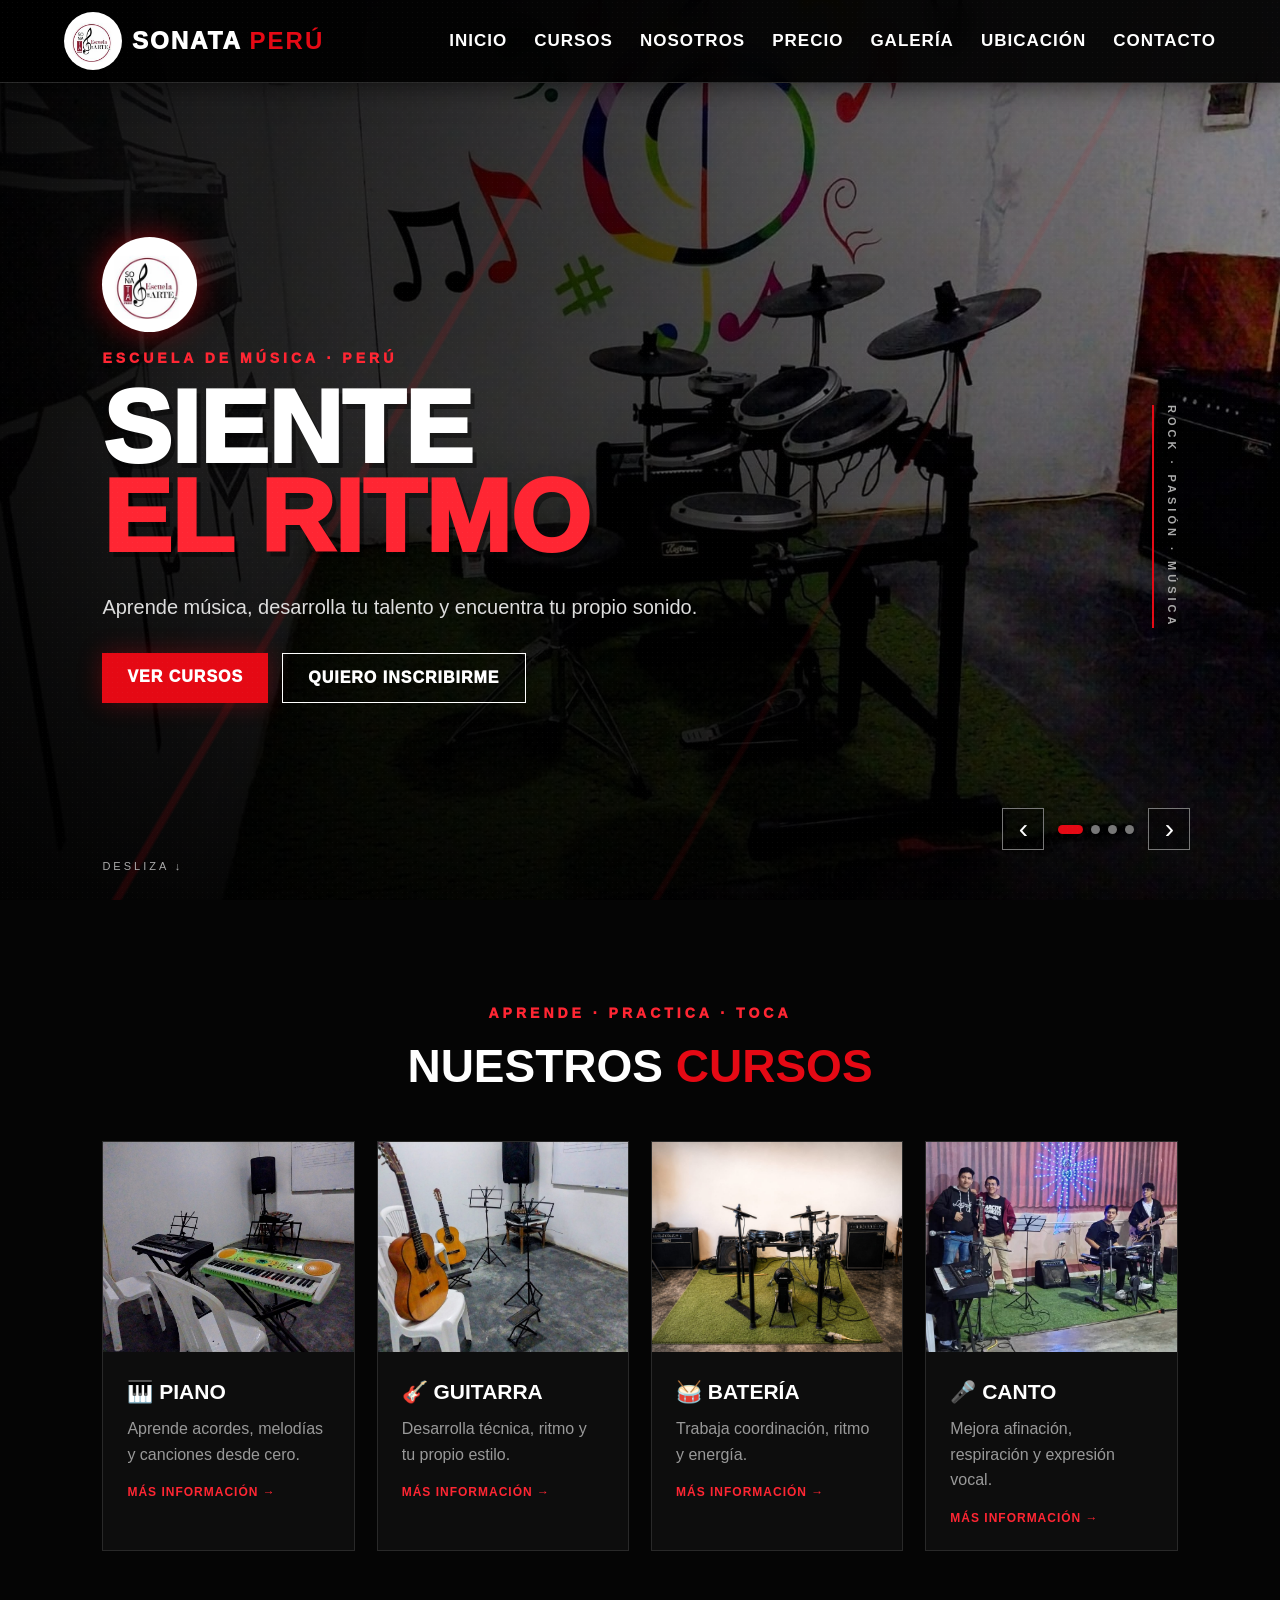
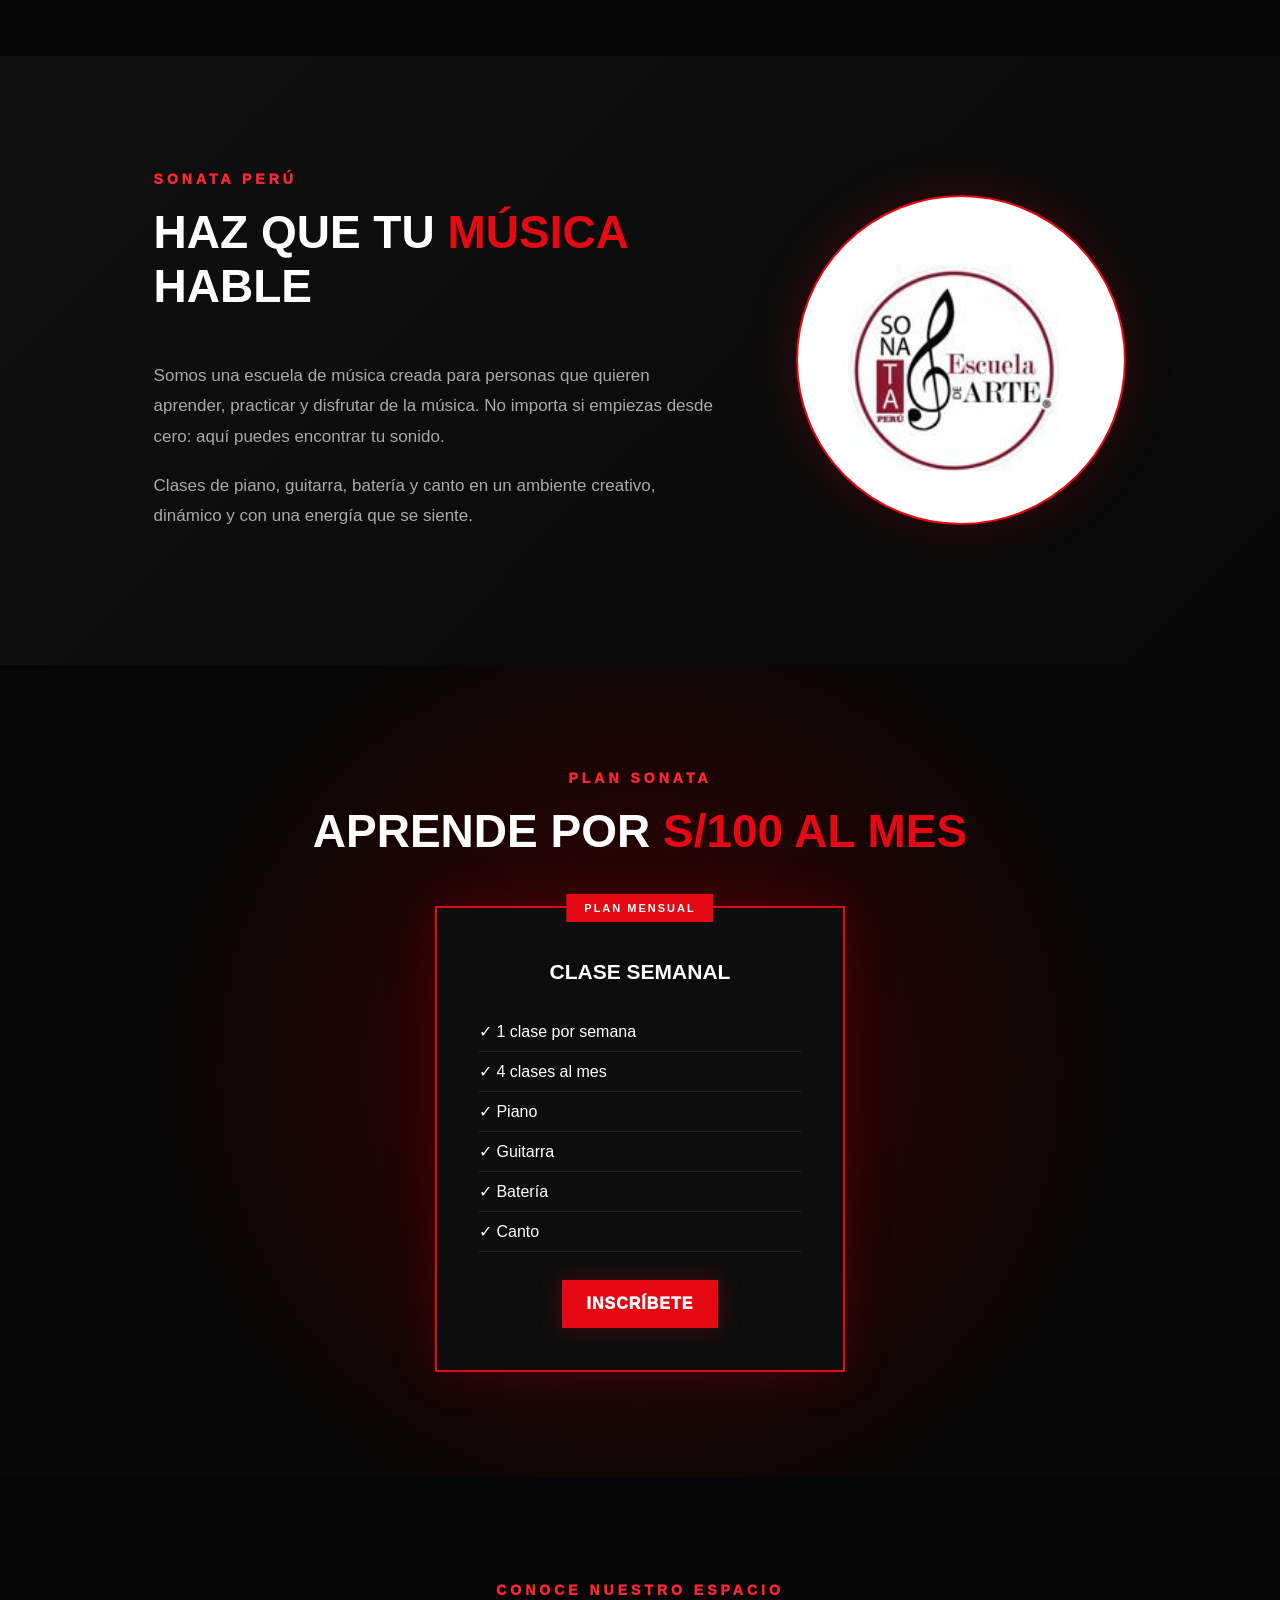
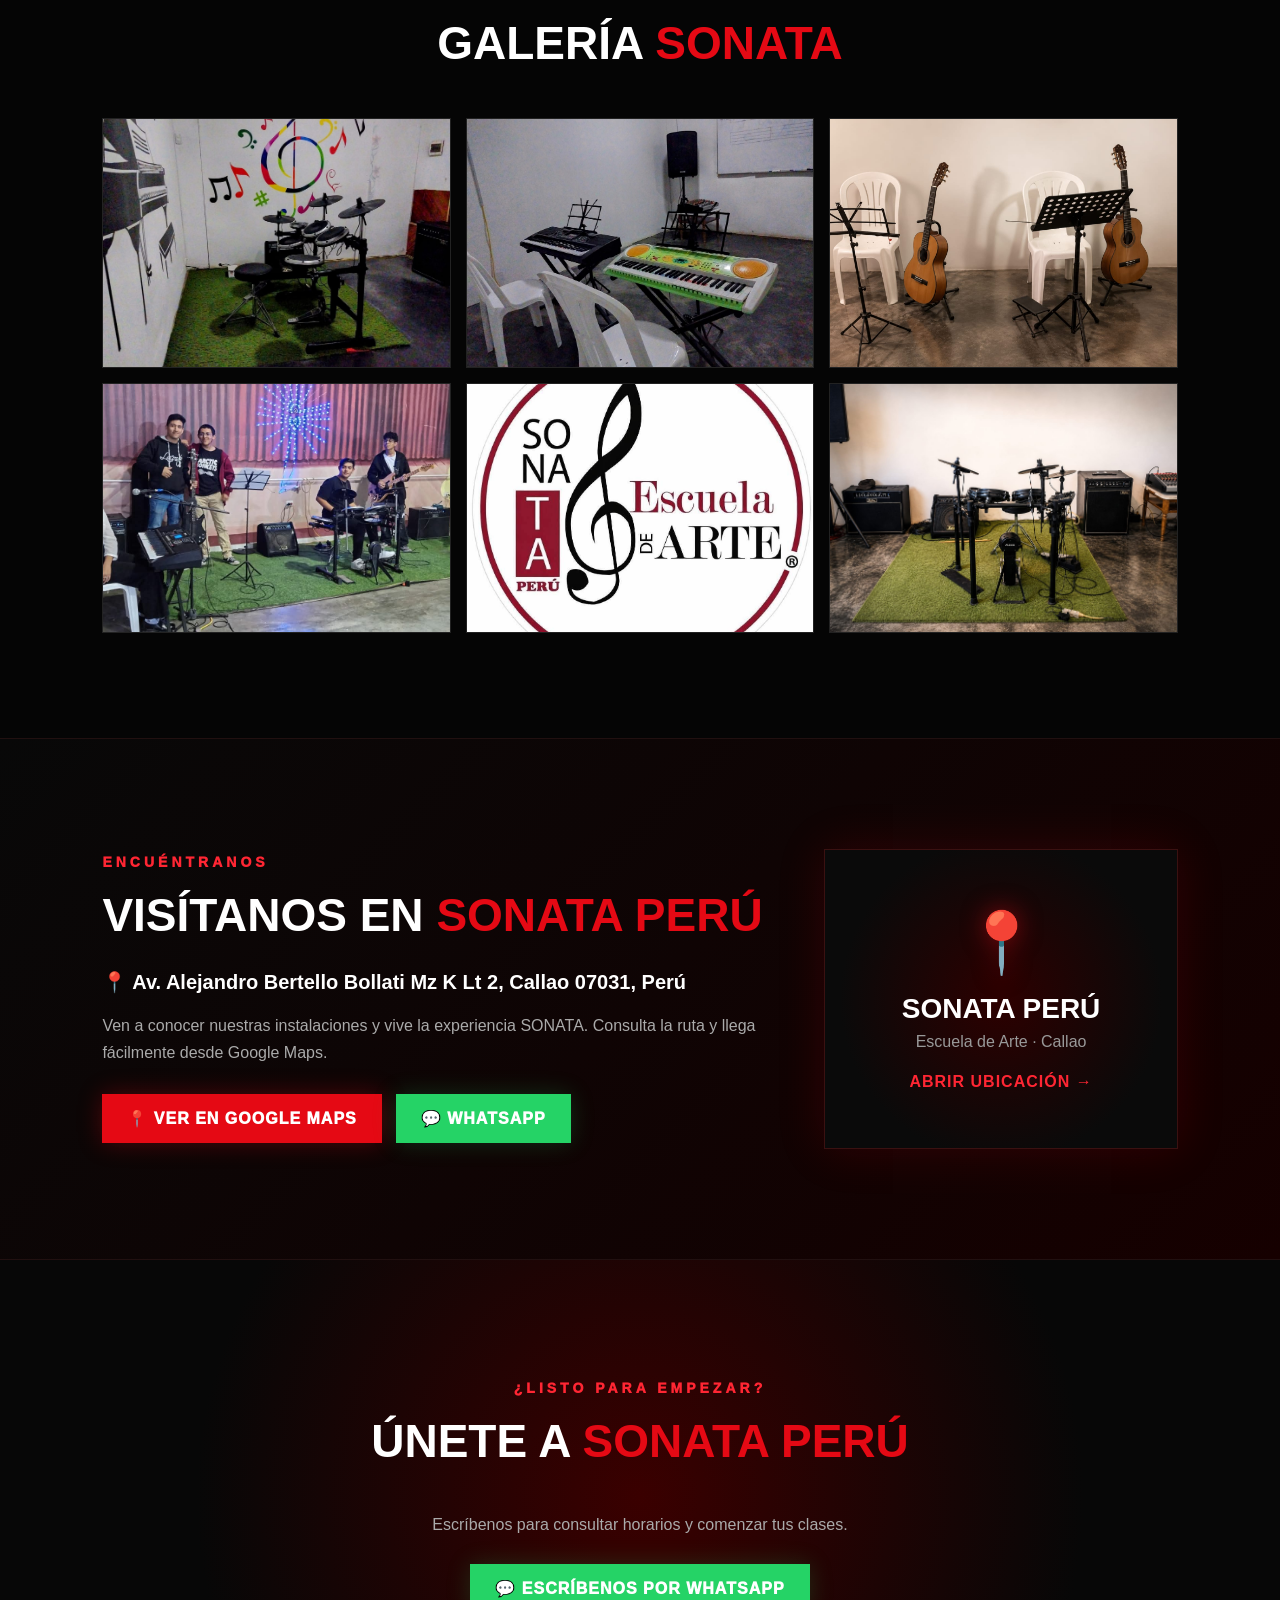
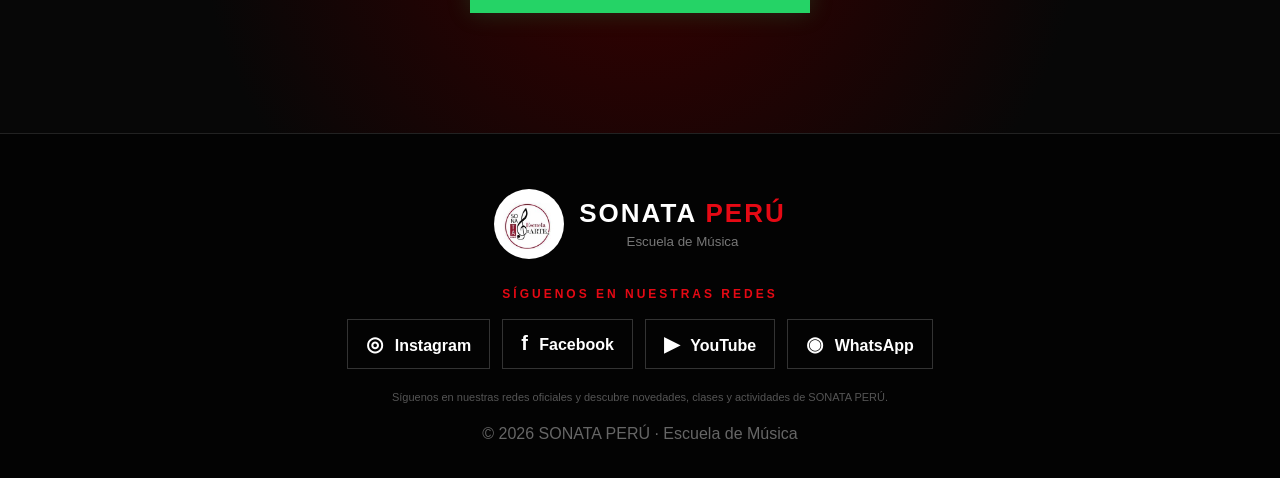
<file: index.html>
<!DOCTYPE html>
<html lang="es">
<head>
<meta charset="UTF-8">
<meta name="viewport" content="width=device-width, initial-scale=1.0">
<title>SONATA PERÚ | Escuela de Música</title>
<link rel="stylesheet" href="estilos.css">
  <link rel="icon" type="image/png" href="/img/logo-sonata.png">
</head>
<body>
<header>
  <a class="brand" href="#inicio">
    <img src="img/logo-sonata.png" alt="Logo SONATA Perú">
    <span>SONATA <b>PERÚ</b></span>
  </a>
  <nav>
    <a href="#inicio">INICIO</a><a href="#cursos">CURSOS</a><a href="#nosotros">NOSOTROS</a><a href="#precio">PRECIO</a><a href="#galeria">GALERÍA</a><a href="#ubicacion">UBICACIÓN</a><a href="#contacto">CONTACTO</a>
  </nav>
</header>

<main>
<section id="inicio" class="hero">
  <div class="rock-lines"></div>
  <div class="slider">
    <div class="slide active" style="background-image:url('img/bateria-sala.jpeg')"></div>
    <div class="slide" style="background-image:url('img/piano-sala.jpeg')"></div>
    <div class="slide" style="background-image:url('img/guitarras.jpeg')"></div>
    <div class="slide" style="background-image:url('img/banda.jpeg')"></div>
  </div>
  <div class="hero-overlay"></div>
  <div class="hero-content">
    <div class="mini-logo"><img src="img/logo-sonata.png" alt="SONATA Perú"></div>
    <p class="eyebrow">ESCUELA DE MÚSICA · PERÚ</p>
    <h1 id="heroTitle">SIENTE<br><span>EL RITMO</span></h1>
    <p id="heroText">Aprende música, desarrolla tu talento y encuentra tu propio sonido.</p>
    <div class="buttons"><a href="#cursos" class="btn primary">VER CURSOS</a><a href="#contacto" class="btn outline">QUIERO INSCRIBIRME</a></div>
  </div>
  <div class="slider-controls"><button id="prev">‹</button><div class="dots"></div><button id="next">›</button></div>
  <div class="scroll">DESLIZA ↓</div>
  <div class="hero-badge">ROCK · PASIÓN · MÚSICA</div>
</section>

<section id="cursos" class="section">
  <p class="eyebrow">APRENDE · PRACTICA · TOCA</p><h2>NUESTROS <span>CURSOS</span></h2>
  <div class="cards">
    <article class="card"><img src="img/piano-sala.jpeg"><div><b>🎹 PIANO</b><p>Aprende acordes, melodías y canciones desde cero.</p><a href="#contacto">MÁS INFORMACIÓN →</a></div></article>
    <article class="card"><img src="img/guitarras.jpeg"><div><b>🎸 GUITARRA</b><p>Desarrolla técnica, ritmo y tu propio estilo.</p><a href="#contacto">MÁS INFORMACIÓN →</a></div></article>
    <article class="card"><img src="img/bateria-estudio.jpeg"><div><b>🥁 BATERÍA</b><p>Trabaja coordinación, ritmo y energía.</p><a href="#contacto">MÁS INFORMACIÓN →</a></div></article>
    <article class="card"><img src="img/banda.jpeg"><div><b>🎤 CANTO</b><p>Mejora afinación, respiración y expresión vocal.</p><a href="#contacto">MÁS INFORMACIÓN →</a></div></article>
  </div>
</section>

<section id="nosotros" class="about">
  <div><p class="eyebrow">SONATA PERÚ</p><h2>HAZ QUE TU <span>MÚSICA</span> HABLE</h2>
  <p>Somos una escuela de música creada para personas que quieren aprender, practicar y disfrutar de la música. No importa si empiezas desde cero: aquí puedes encontrar tu sonido.</p>
  <p>Clases de piano, guitarra, batería y canto en un ambiente creativo, dinámico y con una energía que se siente.</p></div>
  <div class="logo-frame"><img src="img/logo-sonata.png" alt="Logo oficial de SONATA Perú"></div>
</section>

<section id="precio" class="section price-section">
    <p class="eyebrow">PLAN SONATA</p>
    <h2>APRENDE POR <span>S/100 AL MES</span></h2>

    <div class="price">
        <div class="price-tag">PLAN MENSUAL</div>
        <h3>CLASE SEMANAL</h3>

        <ul>
            <li>✓ 1 clase por semana</li>
            <li>✓ 4 clases al mes</li>
            <li>✓ Piano</li>
            <li>✓ Guitarra</li>
            <li>✓ Batería</li>
            <li>✓ Canto</li>
        </ul>

        <a href="#contacto" class="btn primary">INSCRÍBETE</a>
    </div>
</section>
<section id="galeria" class="section"><p class="eyebrow">CONOCE NUESTRO ESPACIO</p><h2>GALERÍA <span>SONATA</span></h2>
<div class="gallery"><img src="img/bateria-sala.jpeg"><img src="img/piano-sala.jpeg"><img src="img/guitarras2.jpeg"><img src="img/banda.jpeg"><img src="img/guitarras3.jpeg"><img src="img/bateria-estudio.jpeg"></div>
</section>

<section id="ubicacion" class="location-section"><div><p class="eyebrow">ENCUÉNTRANOS</p><h2>VISÍTANOS EN <span>SONATA PERÚ</span></h2><p class="location-address">📍 Av. Alejandro Bertello Bollati Mz K Lt 2, Callao 07031, Perú</p><p class="location-text">Ven a conocer nuestras instalaciones y vive la experiencia SONATA. Consulta la ruta y llega fácilmente desde Google Maps.</p><div class="location-buttons"><a class="btn primary" href="https://maps.app.goo.gl/HPvCJ8mak3hGMn3d7" target="_blank" rel="noopener">📍 VER EN GOOGLE MAPS</a><a class="btn whatsapp" href="https://wa.me/51992581904?text=Hola%20SONATA%20PER%C3%9A%2C%20quiero%20informaci%C3%B3n%20sobre%20las%20clases.">💬 WHATSAPP</a></div></div><div class="map-card"><div class="map-icon">📍</div><strong>SONATA PERÚ</strong><span>Escuela de Arte · Callao</span><a href="https://maps.app.goo.gl/HPvCJ8mak3hGMn3d7" target="_blank" rel="noopener">ABRIR UBICACIÓN →</a></div></section>

<section id="contacto" class="contact"><p class="eyebrow">¿LISTO PARA EMPEZAR?</p><h2>ÚNETE A <span>SONATA PERÚ</span></h2><p>Escríbenos para consultar horarios y comenzar tus clases.</p><a class="btn whatsapp" href="https://wa.me/51992581904?text=Hola%20SONATA%20PER%C3%9A%2C%20quiero%20informaci%C3%B3n%20sobre%20las%20clases.">💬 ESCRÍBENOS POR WHATSAPP</a></section>
</main>

<footer>
  <div class="footer-brand"><img src="img/logo-sonata.png" alt="SONATA Perú"><div><strong>SONATA <span>PERÚ</span></strong><small>Escuela de Música</small></div></div>
  <div class="social-title">SÍGUENOS EN NUESTRAS REDES</div>
  <div class="socials">
    <a href="https://www.instagram.com/sonataperu/" target="_blank" rel="noopener" aria-label="Instagram"><span>◎</span> Instagram</a>
    <a href="https://www.facebook.com/share/g/1BpsoDe1qm/" target="_blank" rel="noopener" aria-label="Facebook"><span>f</span> Facebook</a>
    <a href="https://www.youtube.com/@sonataperu9492" target="_blank" rel="noopener" aria-label="YouTube"><span>▶</span> YouTube</a>
    <a href="https://wa.me/51992581904" aria-label="WhatsApp"><span>◉</span> WhatsApp</a>
  </div>
  <p class="social-note">Síguenos en nuestras redes oficiales y descubre novedades, clases y actividades de SONATA PERÚ.</p>
  <p>© 2026 SONATA PERÚ · Escuela de Música</p>
</footer>
<script src="script.js"></script>
</body>
</html>
</file>
<file: estilos.css>
#mes{
    font-size: 18pt;
    font-family: Arial, Helvetica, sans-serif
}

*{margin:0;padding:0;box-sizing:border-box;scroll-behavior:smooth}
:root{--red:#e50914;--red2:#ff2633;--black:#050505;--dark:#101010;--gray:#999}
body{font-family:Arial,Helvetica,sans-serif;background:var(--black);color:#fff;overflow-x:hidden}
body:before{content:"";position:fixed;inset:0;pointer-events:none;opacity:.035;background-image:radial-gradient(#fff .7px,transparent .7px);background-size:5px 5px;z-index:2000}
header{position:fixed;top:0;left:0;width:100%;padding:12px 5%;display:flex;justify-content:space-between;align-items:center;background:rgba(0,0,0,.92);backdrop-filter:blur(10px);z-index:1000;border-bottom:1px solid #292929;box-shadow:0 4px 25px rgba(0,0,0,.5)}
.brand{display:flex;align-items:center;gap:10px;color:#fff;text-decoration:none}.brand img{width:58px;height:58px;object-fit:contain;border-radius:50%;background:#fff;padding:2px}.brand>span{font-size:24px;font-weight:950;letter-spacing:2px}.brand b{color:var(--red)}
nav{display:flex;gap:27px;align-items:center}nav a{color:#fff;text-decoration:none;font-size:17px;font-weight:900;letter-spacing:1px;transition:.3s;position:relative}nav a:after{content:"";position:absolute;left:0;bottom:-7px;width:0;height:2px;background:var(--red);transition:.3s}nav a:hover{color:var(--red)}nav a:hover:after{width:100%}
.hero{height:100vh;min-height:680px;position:relative;overflow:hidden;display:flex;align-items:center;padding:100px 8% 60px}.slider,.slide,.hero-overlay{position:absolute;inset:0}.slide{background-size:cover;background-position:center;opacity:0;transform:scale(1.06);transition:opacity 1s ease,transform 5s ease}.slide.active{opacity:1;transform:scale(1)}
.hero-overlay{background:linear-gradient(90deg,rgba(0,0,0,.93) 0%,rgba(0,0,0,.67) 48%,rgba(0,0,0,.25) 100%),linear-gradient(0deg,rgba(0,0,0,.8),transparent 50%)}
.rock-lines{position:absolute;inset:0;z-index:2;pointer-events:none;background:linear-gradient(120deg,transparent 0 35%,rgba(229,9,20,.12) 35.2% 35.5%,transparent 35.7% 65%,rgba(229,9,20,.08) 65.2% 65.4%,transparent 65.6%)}
.hero-content{position:relative;z-index:3;max-width:760px}.mini-logo{width:95px;height:95px;border-radius:50%;background:#fff;padding:4px;margin-bottom:18px;box-shadow:0 0 30px rgba(229,9,20,.55)}.mini-logo img{width:100%;height:100%;object-fit:contain;border-radius:50%}.eyebrow{color:var(--red2);font-weight:950;letter-spacing:4px;font-size:14px;margin-bottom:18px}.hero h1{font-size:clamp(58px,8vw,110px);line-height:.86;font-weight:950;text-shadow:4px 5px 0 rgba(0,0,0,.4)}.hero h1 span{color:var(--red2)}.hero-content>p:not(.eyebrow){font-size:20px;line-height:1.6;color:#ddd;max-width:620px;margin:30px 0}.buttons{display:flex;gap:14px;flex-wrap:wrap}.btn{display:inline-block;padding:15px 25px;text-decoration:none;font-weight:950;letter-spacing:1px;transition:.3s}.primary{background:var(--red);color:#fff;box-shadow:0 0 25px rgba(229,9,20,.3)}.primary:hover{background:#fff;color:var(--red);transform:translateY(-3px);box-shadow:0 0 30px rgba(255,255,255,.25)}.outline{border:1px solid #fff;color:#fff}.outline:hover{background:#fff;color:#000}
.hero-badge{position:absolute;z-index:4;right:8%;top:45%;writing-mode:vertical-rl;letter-spacing:4px;font-weight:900;color:#aaa;font-size:11px;border-left:2px solid var(--red);padding-left:12px}.slider-controls{position:absolute;z-index:5;right:7%;bottom:50px;display:flex;align-items:center;gap:14px}.slider-controls button{background:rgba(0,0,0,.35);color:#fff;border:1px solid #777;width:42px;height:42px;font-size:28px;cursor:pointer}.dots{display:flex;gap:8px}.dot{width:9px;height:9px;border-radius:50%;background:#777;cursor:pointer}.dot.active{background:var(--red);width:25px;border-radius:5px}.scroll{position:absolute;z-index:4;bottom:28px;left:8%;font-size:11px;letter-spacing:3px;color:#aaa}
.section{padding:105px 8%;text-align:center}.section h2,.about h2,.contact h2{font-size:46px;margin-bottom:48px}.section h2 span,.about h2 span,.contact h2 span{color:var(--red)}
.cards{display:grid;grid-template-columns:repeat(4,1fr);gap:22px}.card{background:#0d0d0d;border:1px solid #292929;text-align:left;transition:.3s;overflow:hidden;position:relative}.card:before{content:"";position:absolute;top:0;left:0;width:100%;height:3px;background:var(--red);transform:scaleX(0);transform-origin:left;transition:.3s}.card:hover:before{transform:scaleX(1)}.card:hover{transform:translateY(-8px);border-color:var(--red);box-shadow:0 15px 40px rgba(229,9,20,.2)}.card img{width:100%;height:210px;object-fit:cover}.card div{padding:24px}.card b{font-size:21px}.card p{color:#999;line-height:1.6;margin-top:12px}.card a{display:inline-block;margin-top:18px;color:var(--red2);font-size:12px;font-weight:900;text-decoration:none;letter-spacing:1px}
.about{padding:115px 12%;display:grid;grid-template-columns:1.5fr .8fr;gap:80px;align-items:center;background:linear-gradient(135deg,#101010,#080808)}.about p:not(.eyebrow){color:#aaa;line-height:1.8;font-size:17px;margin-bottom:18px}.logo-frame{width:330px;height:330px;margin:auto;border:2px solid var(--red);border-radius:50%;padding:20px;background:#fff;box-shadow:0 0 50px rgba(229,9,20,.2)}.logo-frame img{width:100%;height:100%;object-fit:contain;border-radius:50%}
.price-section{background:radial-gradient(circle at center,#3b0000,#070707 65%)}.price{max-width:410px;margin:auto;background:#0d0d0d;border:2px solid var(--red);padding:42px;box-shadow:0 0 45px rgba(229,9,20,.2);position:relative}.price-tag{position:absolute;top:0;left:50%;transform:translate(-50%,-50%);background:var(--red);padding:8px 18px;font-size:11px;font-weight:900;letter-spacing:2px}.price h3{font-size:21px;margin-top:10px}.price strong{display:block;font-size:68px;color:var(--red);margin:15px 0 0}.price small{color:#999}.price ul{list-style:none;text-align:left;margin:28px 0}.price li{padding:10px 0;border-bottom:1px solid #252525}
.gallery{display:grid;grid-template-columns:repeat(3,1fr);gap:15px}.gallery img{width:100%;height:250px;object-fit:cover;transition:.3s;border:1px solid #222}.gallery img:hover{transform:scale(1.02);filter:brightness(1.15);border-color:var(--red)}
.location-section{padding:110px 8%;display:grid;grid-template-columns:1.5fr .8fr;gap:60px;align-items:center;background:linear-gradient(135deg,#080808,#160000);border-top:1px solid #211010;border-bottom:1px solid #211010}.location-section h2{font-size:46px;margin-bottom:25px}.location-section h2 span{color:var(--red)}.location-address{font-size:20px;font-weight:900;line-height:1.5;margin-bottom:15px}.location-text{color:#aaa;line-height:1.7;max-width:700px;margin-bottom:28px}.location-buttons{display:flex;gap:14px;flex-wrap:wrap}.map-card{min-height:300px;border:1px solid #3a1111;background:radial-gradient(circle at center,#2d0000,#0a0a0a 70%);display:flex;flex-direction:column;justify-content:center;align-items:center;text-align:center;padding:35px;box-shadow:0 0 45px rgba(229,9,20,.15)}.map-icon{font-size:60px;margin-bottom:15px;filter:drop-shadow(0 0 12px rgba(229,9,20,.5))}.map-card strong{font-size:28px}.map-card span{color:#999;margin:8px 0 22px}.map-card a{color:var(--red2);font-weight:900;text-decoration:none;letter-spacing:1px}.map-card a:hover{color:#fff}
.contact{text-align:center;padding:120px 8%;background:radial-gradient(circle,#3a0000,#070707 65%)}.contact>p:not(.eyebrow){color:#aaa;margin-bottom:30px}.whatsapp{background:#25d366;color:#fff;box-shadow:0 0 25px rgba(37,211,102,.2)}.whatsapp:hover{transform:scale(1.04)}
footer{padding:55px 8% 35px;text-align:center;background:#030303;border-top:1px solid #222}.footer-brand{display:flex;justify-content:center;align-items:center;gap:15px;margin-bottom:28px}.footer-brand img{width:70px;height:70px;object-fit:contain;background:#fff;border-radius:50%;padding:3px}.footer-brand strong{display:block;font-size:26px;letter-spacing:2px}.footer-brand strong span{color:var(--red)}.footer-brand small{display:block;color:#777;margin-top:5px}.social-title{font-size:12px;letter-spacing:3px;color:var(--red);font-weight:900;margin-bottom:18px}.socials{display:flex;justify-content:center;gap:12px;flex-wrap:wrap}.socials a{min-width:130px;padding:12px 18px;border:1px solid #333;color:#fff;text-decoration:none;font-weight:800;transition:.3s}.socials a:hover{border-color:var(--red);color:var(--red);transform:translateY(-3px)}.socials span{font-size:20px;margin-right:7px}.social-note{color:#555;font-size:11px;margin:20px auto;max-width:650px;line-height:1.5}footer>p:last-child{color:#666;margin-top:15px}
@media(max-width:1000px){header{padding:10px 4%;flex-direction:column;gap:10px}.brand img{width:48px;height:48px}.brand>span{font-size:20px}nav{gap:15px;flex-wrap:wrap;justify-content:center}nav a{font-size:14px}.cards{grid-template-columns:repeat(2,1fr)}.about{padding:90px 8%}.hero-badge{display:none}}
@media(max-width:600px){.location-section{grid-template-columns:1fr;padding:80px 8%}.location-section h2{font-size:34px}.location-address{font-size:17px}.map-card{min-height:250px}.location-buttons .btn{width:100%;text-align:center}
nav{gap:9px}nav a{font-size:11px}.hero{padding:115px 7% 60px}.mini-logo{width:70px;height:70px}.hero h1{font-size:55px}.hero-content>p:not(.eyebrow){font-size:16px}.slider-controls{right:7%;bottom:35px}.scroll{display:none}.cards,.gallery{grid-template-columns:1fr}.section h2,.about h2,.contact h2{font-size:34px}.about{grid-template-columns:1fr;padding:80px 8%}.gallery img{height:230px}.logo-frame{width:250px;height:250px}.socials a{width:100%;max-width:280px}}
</file>
